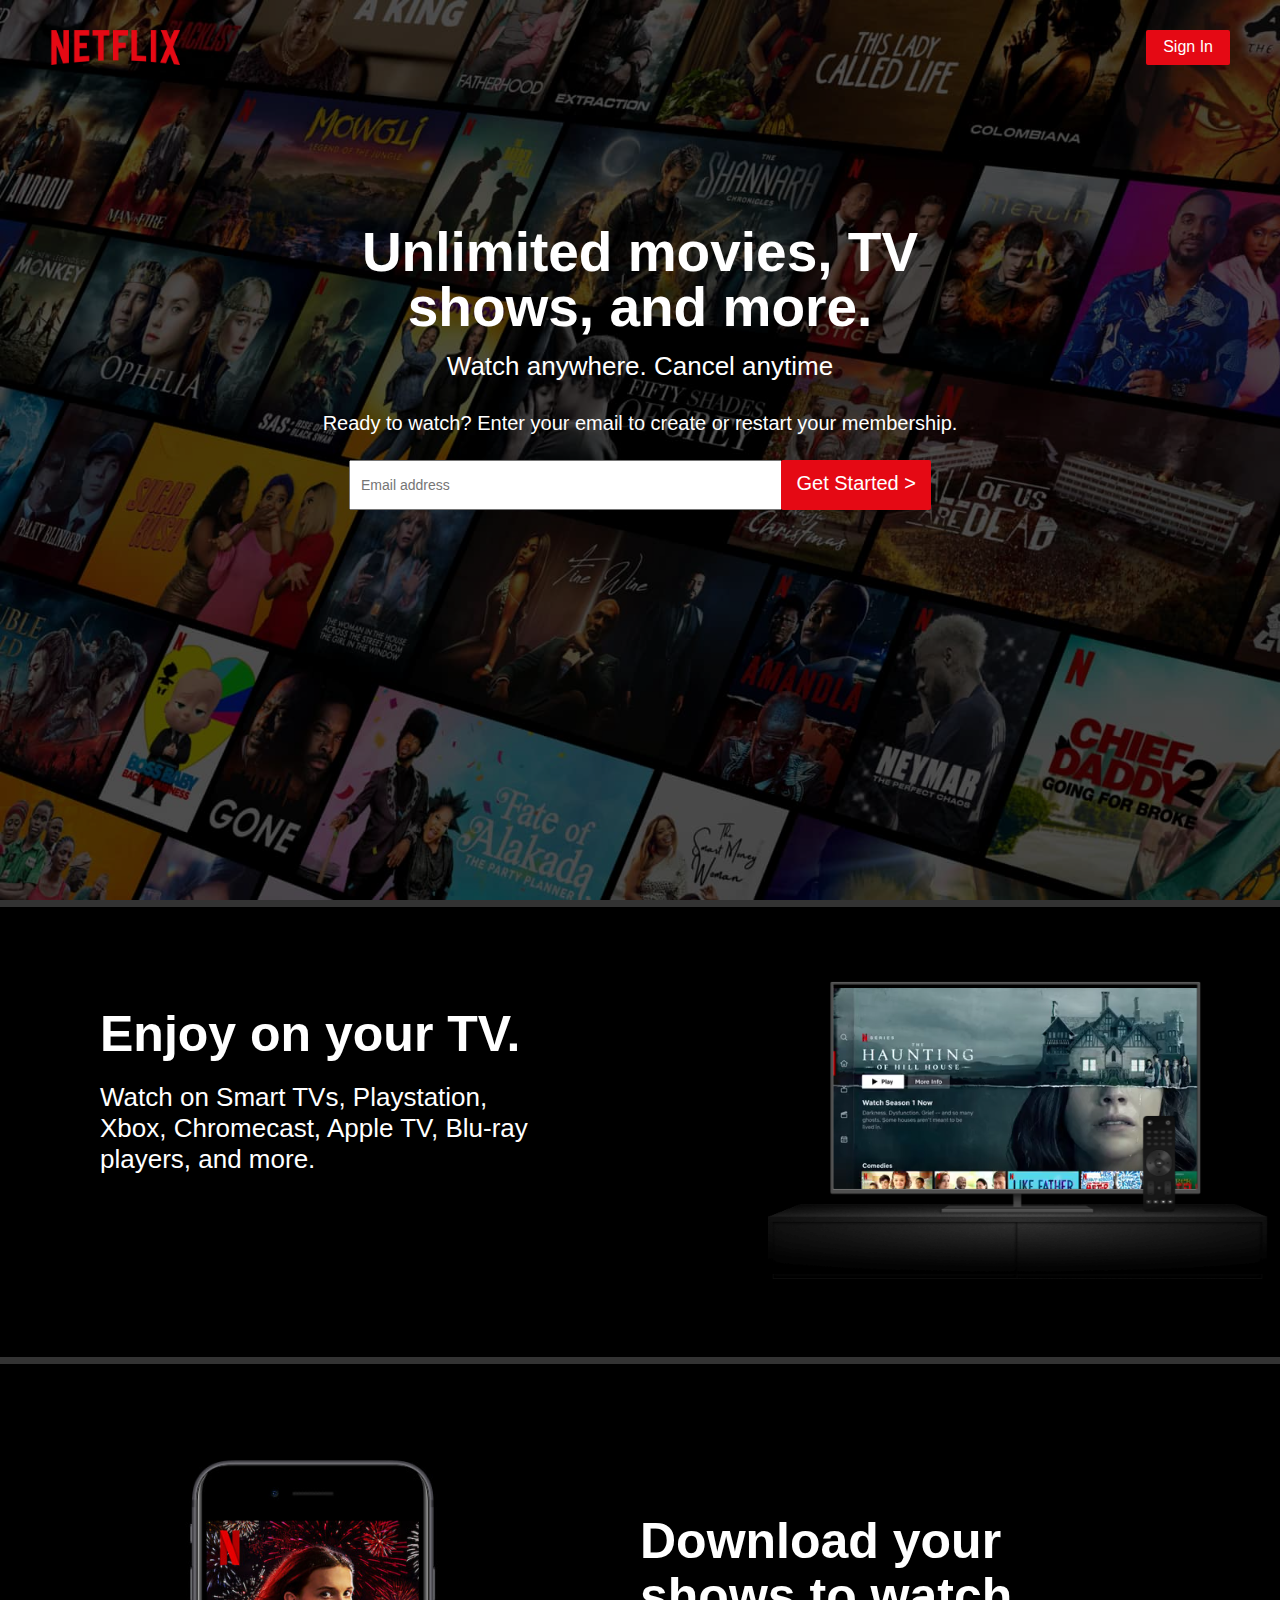
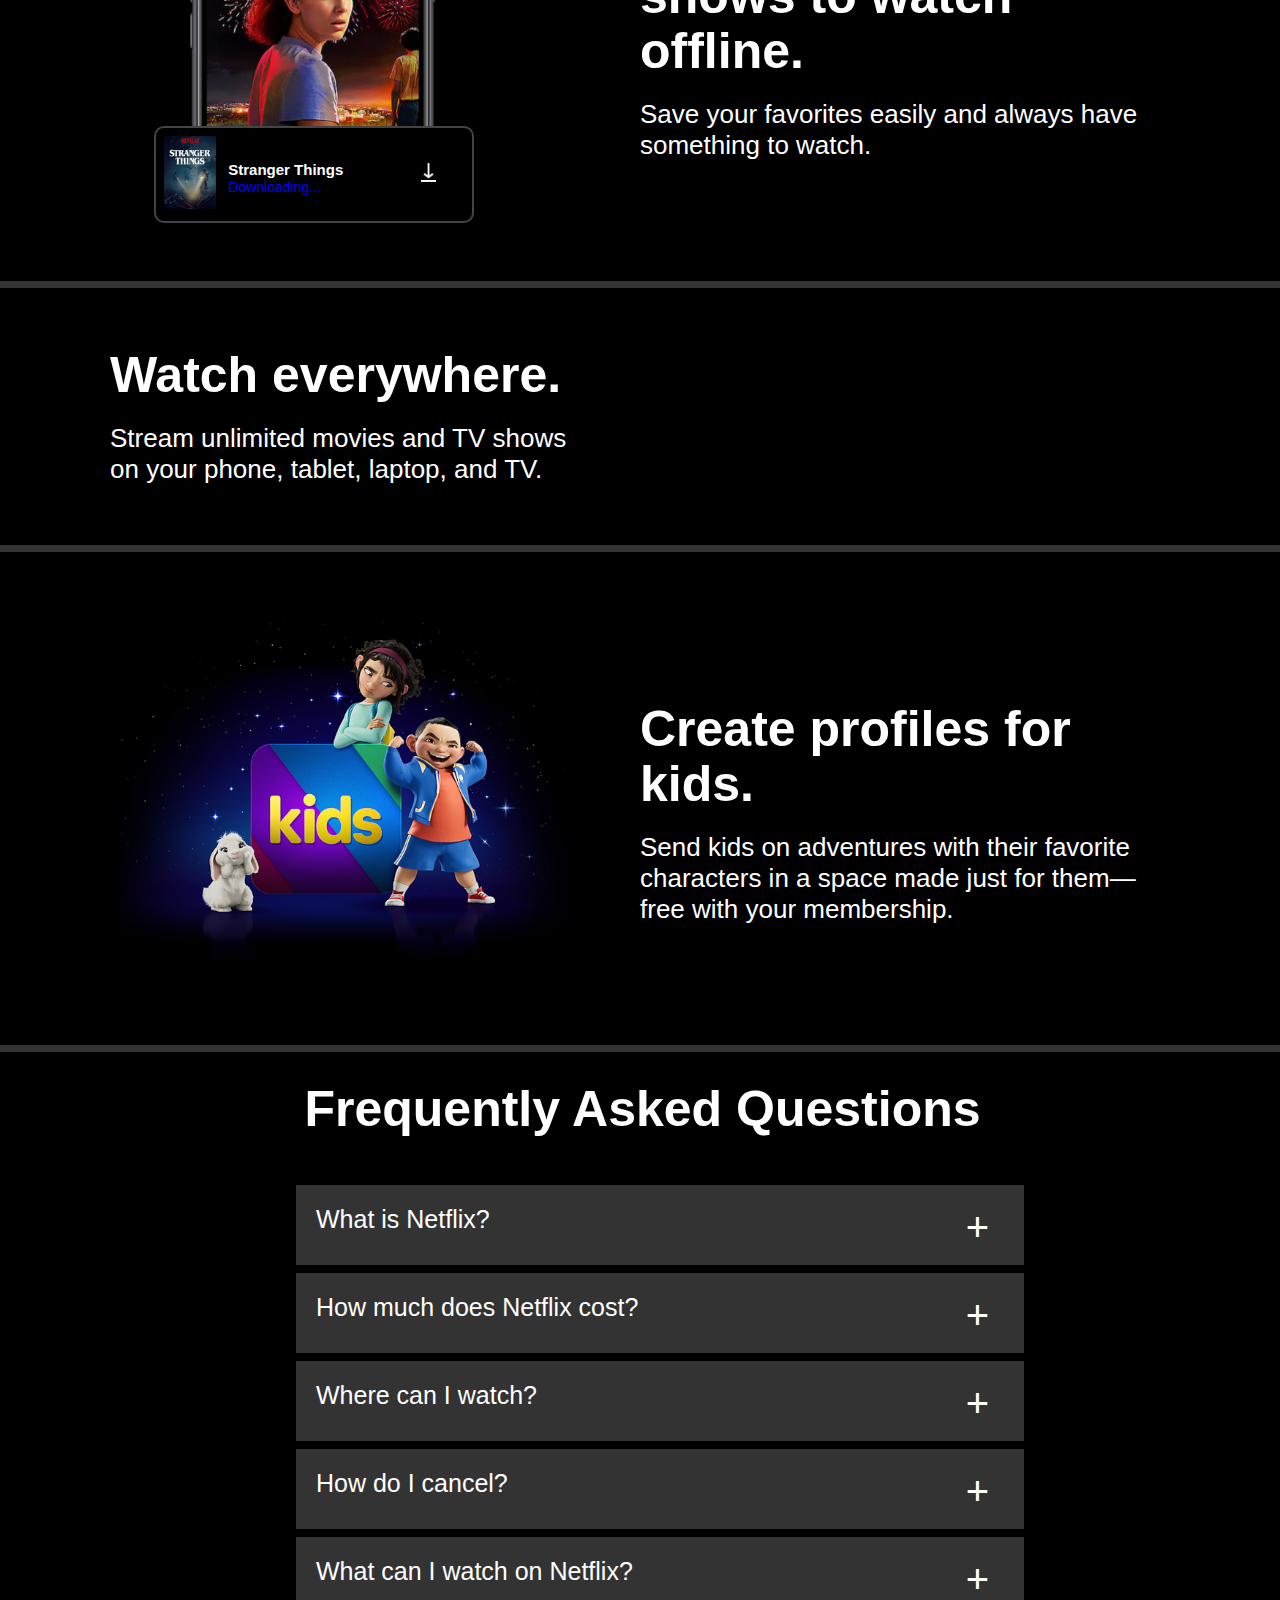
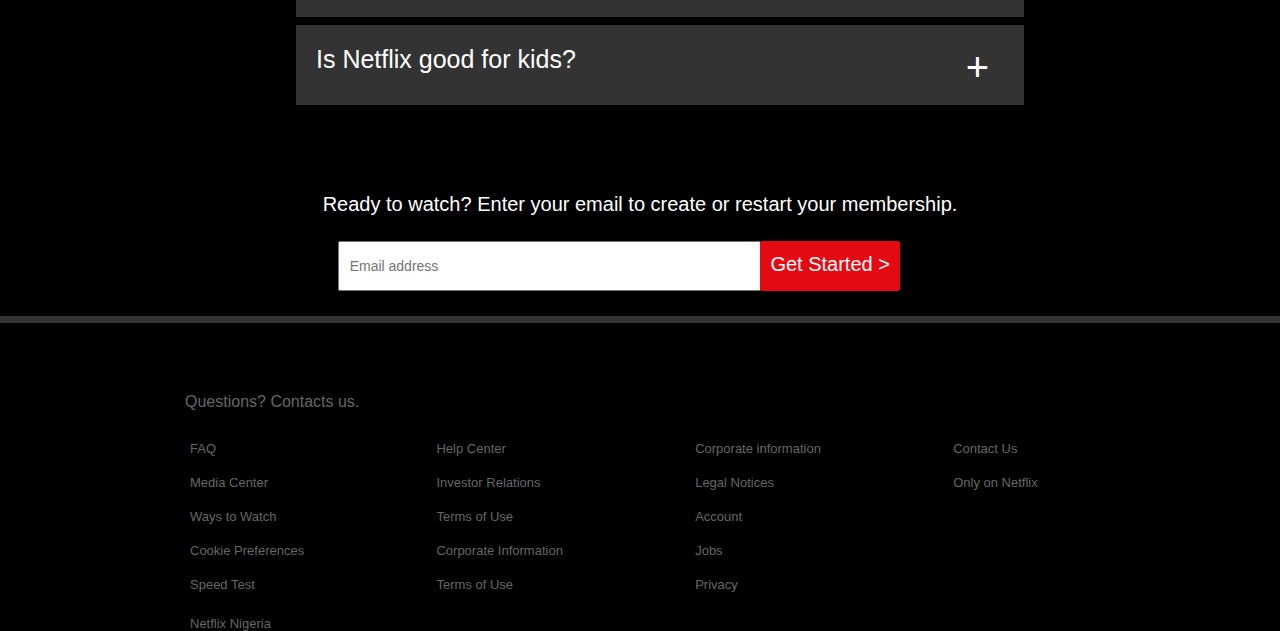
<file: index.html>
<!DOCTYPE html>
<html lang="en">
<head>
   <meta charset="UTF-8">
    <meta http-equiv="X-UA-Compatible" content="IE=edge">
    <meta name="viewport" content="width=device-width, initial-scale=1.0"> 
   <link rel="icon" type="image/png" href="./img/netflix logo.png"/>
   <link rel="stylesheet" href="./css/style1.css">
    <title>Netflix Nigeria - Watch TV Shows Online, Watch Movies Online</title>
</head>
<body>
    <main>
        <div class="background-image">
            <div class="background-color">
                <nav id="nav-bar">
                    <img src="./img/logo_2.png" alt="">
                    <button class="btn"><a>Sign In</a></button>
                </nav>
                <Section id="hero-container"> 
                    <div id="hero">
                        <h1>Unlimited movies, TV shows, and more.</h1>
                        <h2>Watch anywhere. Cancel anytime</h2>
                        <h3>Ready to watch? Enter your email to create or restart your membership.</h3>
                        <div class="form">
                            <form action="">
                                <input class="email" type="text" placeholder="Email address">
                                <button class="btn">Get Started > </button>
                            </form>
                        </div>
                    </div>
                </Section>
        </div>
    </div>
    <hr class="hr-line">
        <section id="enjoy" class="background">
            <div class="enjoy-text flex-items">
                <h1>Enjoy on your TV.</h1>
                <h2>Watch on Smart TVs, Playstation, Xbox, Chromecast, Apple TV, Blu-ray players, and more.</h2>
            </div>
            <div id="enjoy-media" class="flex-items">
               <!-- <div> -->
                    <div class="image-div">
                        <img src="./img/tv.png" alt="">
                    </div>
                    <div class="video-div">
                        <video autoplay muted width="390px" loop>
                            <source src="./video/video-tv-0819.m4v" type="">
                        </video>
                    </div>
               <!-- </div> -->
            </div>
        </section>
        
    <hr class="hr-line">
        <section id="download" class="background">
            <div class="flex-items text">
                <h1>Download your shows to watch offline.</h1>
                <h2>Save your favorites easily and always have something to watch.</h2>
            </div>
            <div class="flex-items download-media">
                <div class="strange-image1">
                    <img src="./img/stranger things.jpg" alt="">
                </div>
                    <div class="gif-box">
                    <div class="gif-image">
                        <img src="./img/boxshot.png" alt="">
                    </div>
                    
                    <div class="gif-text">
                        <p class="p1">Stranger Things</p>
                        <p>
                            <span class="downloading-text "> Downloading...</span></p>
                    </div>

                    <div class="gif ">
                        <img src="./img/download-icon.gif" alt="">
                    </div>
                </div>
            </div>
        </section>
        <hr class="hr-line">
        <section id="watch" class="background">
            <div class="watch-div">
            <h1>Watch everywhere.</h1>
            <h2>Stream unlimited movies and TV shows on your phone, tablet, laptop, and TV.</h2>
            </div>
        </section>
        <hr class="hr-line">
        <section id="kids" class="background">
            <div class="flex-items kids-img">
                <img  src="./img/kids.png" alt="">
            </div>
            <div class="flex-items text">
                <h1>Create profiles for kids.</h1>
                <h2>Send kids on adventures with their favorite characters in a space made just for them—free with your membership.</h2>
            </div>
            
        </section>
        <hr class="hr-line">
        <section id="FAQ" class="background">
            <div>
                <h1>Frequently Asked Questions</h1>
            </div>
            <div class="FAQ-list">
                <ul>
                    <li class="list-items">What is Netflix? <span class="list-dropdown">+</span></li> 
                    <li class="list-items">How much does Netflix cost? <span class="list-dropdown">+</span></li>
                    <li class="list-items">Where can I watch? <span class="list-dropdown">+</span></li>
                    <li class="list-items">How do I cancel? <span class="list-dropdown">+</span></li>
                    <li class="list-items">What can I watch on Netflix? <span class="list-dropdown">+</span></li>
                    <li class="list-items">Is Netflix good for kids? <span class="list-dropdown">+</span></li>
                </ul>
            </div>
            <div>
                <h3>Ready to watch? Enter your email to create or restart your membership.</h3>
                <div>
                    <form action="">
                        <input class="email" type="text" placeholder="Email address">
                        <button class="btn">Get Started > </button>
                    </form>
                </div> 
            </div>
        </section>
        <hr class="hr-line">
    </main>
    <footer class="background">
        <div class="footer-text">
            <p><a href="">Questions? Contacts us.</a></p>
        </div>
        <div >
            <ul class="footer-list">
                <li><a href="">FAQ</a></li>
                <li><a href="">Media Center</a></li>
                <li><a href="">Ways to Watch</a></li>
                <li><a href="">Cookie Preferences</a></li>
                <li><a href="">Speed Test</a></li>
                <li><a href="">Help Center</a></li>
                <li><a href="">Investor Relations</a></li>
                <li><a href="">Terms of Use</a></li>
                <li><a href="">Corporate Information</a></li> 
                <li><a href="">Terms of Use</a></li>
                <li><a href="">Corporate information</a></li>
                <li><a href="">Legal Notices</a></li>
                <li><a href="">Account</a></li>
                <li><a href="">Jobs</a></li>
                <li><a href="">Privacy</a></li>
                <li><a href="">Contact Us</a></li>
                <li><a href="">Only on Netflix</a></li>
            </ul>
        </div>
        <div class="copyright-text">
            <p> Netflix Nigeria</p>
        </div>
    </footer>
</body>
</html>
</file>
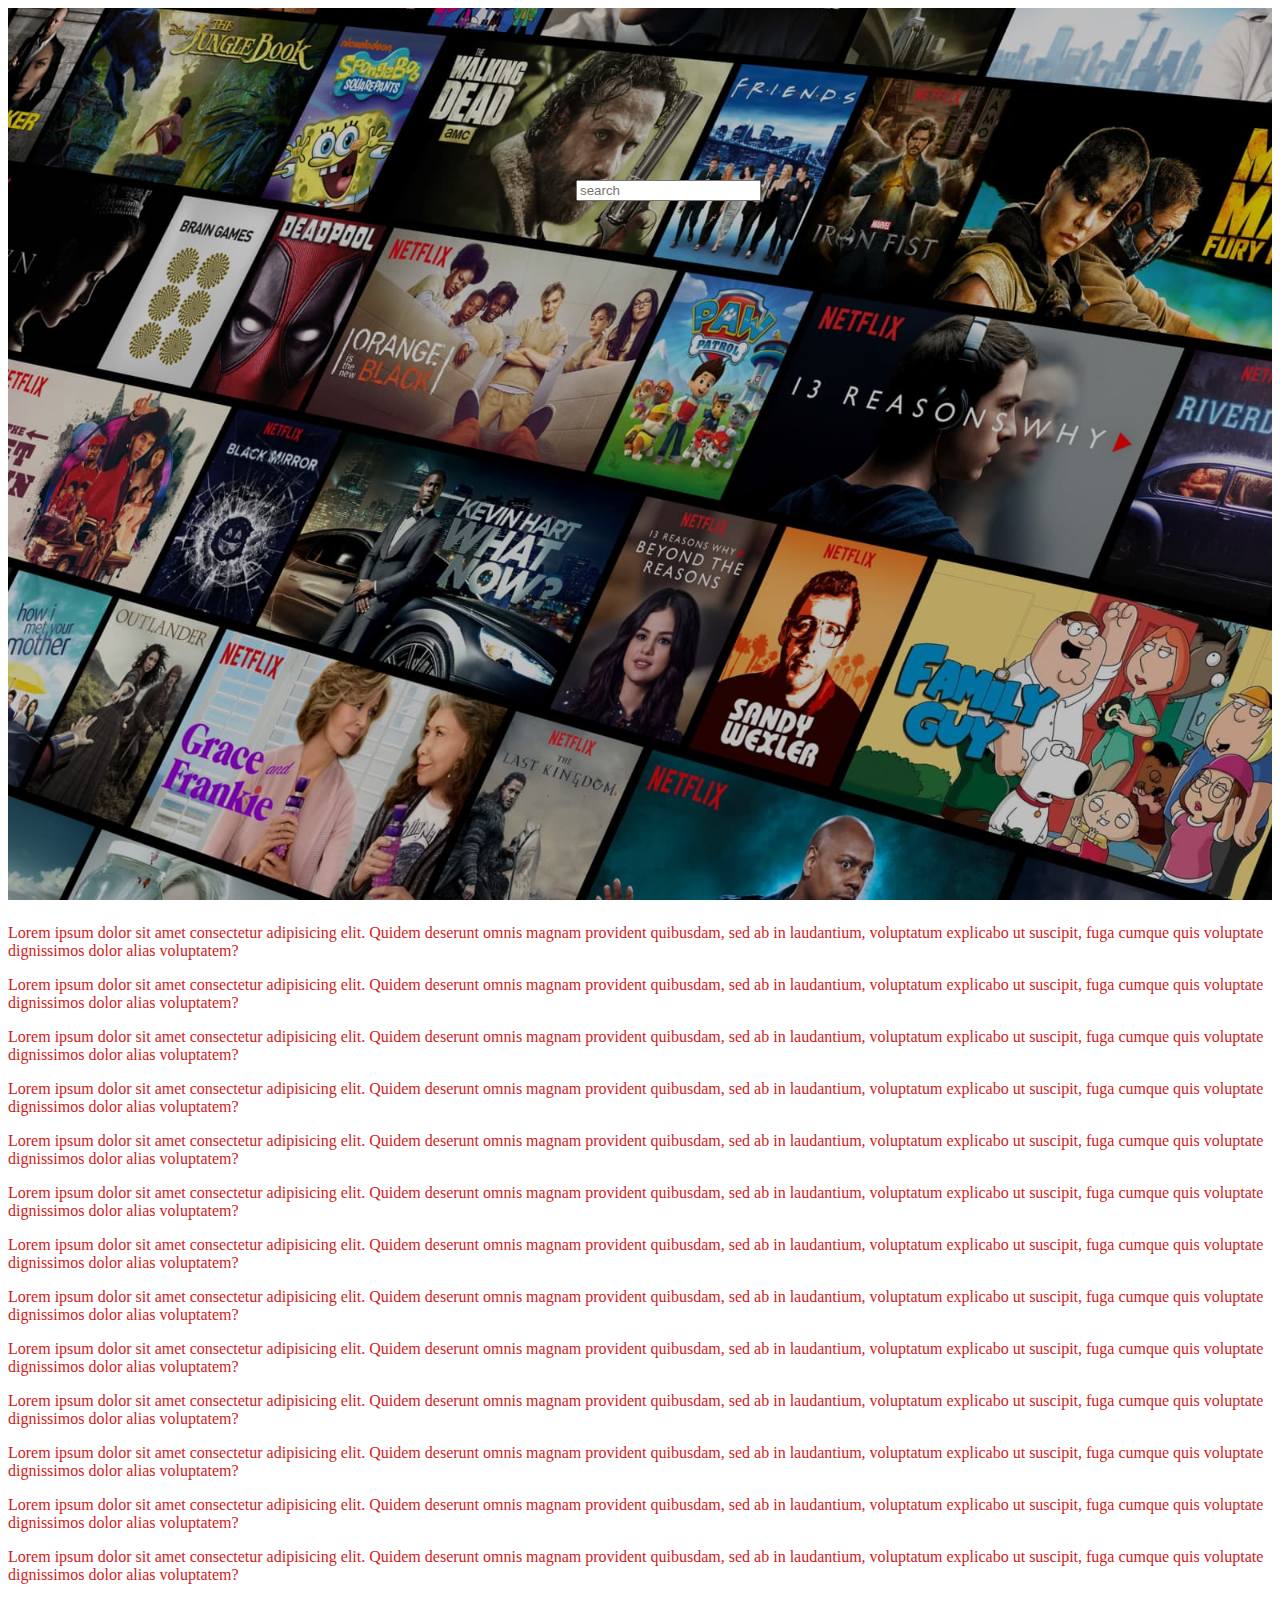
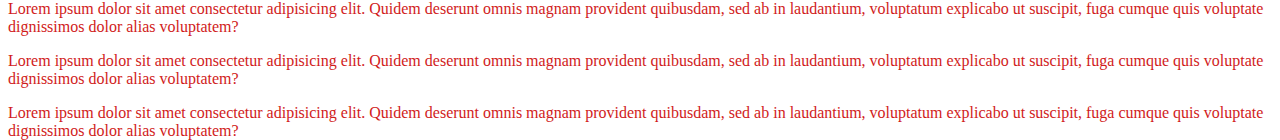
<file: background.html>
<!DOCTYPE html>
<html lang="en">
<head>
    <meta charset="UTF-8">
    <meta name="viewport" content="width=device-width, initial-scale=1.0">
    <meta http-equiv="X-UA-Compatible" content="ie=edge">
    <title>Document</title>
    <link rel="stylesheet" href="./css/style.css">
</head>
<body>
    <div class="background-image"></div>
    <form action="">
            <input type="text" name="" id="" placeholder="search">
    </form>
    <p>
        Lorem ipsum dolor sit amet consectetur adipisicing elit. Quidem deserunt omnis magnam provident quibusdam, sed ab in laudantium, voluptatum explicabo ut suscipit, fuga cumque quis voluptate dignissimos dolor alias voluptatem?
    </p>
    <p>
        Lorem ipsum dolor sit amet consectetur adipisicing elit. Quidem deserunt omnis magnam provident quibusdam, sed ab in laudantium, voluptatum explicabo ut suscipit, fuga cumque quis voluptate dignissimos dolor alias voluptatem?
    </p>
    <p>
        Lorem ipsum dolor sit amet consectetur adipisicing elit. Quidem deserunt omnis magnam provident quibusdam, sed ab in laudantium, voluptatum explicabo ut suscipit, fuga cumque quis voluptate dignissimos dolor alias voluptatem?
    </p>
    <p>
        Lorem ipsum dolor sit amet consectetur adipisicing elit. Quidem deserunt omnis magnam provident quibusdam, sed ab in laudantium, voluptatum explicabo ut suscipit, fuga cumque quis voluptate dignissimos dolor alias voluptatem?
    </p>
    <p>
        Lorem ipsum dolor sit amet consectetur adipisicing elit. Quidem deserunt omnis magnam provident quibusdam, sed ab in laudantium, voluptatum explicabo ut suscipit, fuga cumque quis voluptate dignissimos dolor alias voluptatem?
    </p>
    <p>
        Lorem ipsum dolor sit amet consectetur adipisicing elit. Quidem deserunt omnis magnam provident quibusdam, sed ab in laudantium, voluptatum explicabo ut suscipit, fuga cumque quis voluptate dignissimos dolor alias voluptatem?
    </p>
    <p>
        Lorem ipsum dolor sit amet consectetur adipisicing elit. Quidem deserunt omnis magnam provident quibusdam, sed ab in laudantium, voluptatum explicabo ut suscipit, fuga cumque quis voluptate dignissimos dolor alias voluptatem?
    </p>
    <p>
        Lorem ipsum dolor sit amet consectetur adipisicing elit. Quidem deserunt omnis magnam provident quibusdam, sed ab in laudantium, voluptatum explicabo ut suscipit, fuga cumque quis voluptate dignissimos dolor alias voluptatem?
    </p>
    <p>
        Lorem ipsum dolor sit amet consectetur adipisicing elit. Quidem deserunt omnis magnam provident quibusdam, sed ab in laudantium, voluptatum explicabo ut suscipit, fuga cumque quis voluptate dignissimos dolor alias voluptatem?
    </p>
    <p>
        Lorem ipsum dolor sit amet consectetur adipisicing elit. Quidem deserunt omnis magnam provident quibusdam, sed ab in laudantium, voluptatum explicabo ut suscipit, fuga cumque quis voluptate dignissimos dolor alias voluptatem?
    </p>
    <p>
        Lorem ipsum dolor sit amet consectetur adipisicing elit. Quidem deserunt omnis magnam provident quibusdam, sed ab in laudantium, voluptatum explicabo ut suscipit, fuga cumque quis voluptate dignissimos dolor alias voluptatem?
    </p>
    <p>
        Lorem ipsum dolor sit amet consectetur adipisicing elit. Quidem deserunt omnis magnam provident quibusdam, sed ab in laudantium, voluptatum explicabo ut suscipit, fuga cumque quis voluptate dignissimos dolor alias voluptatem?
    </p>
    <p>
        Lorem ipsum dolor sit amet consectetur adipisicing elit. Quidem deserunt omnis magnam provident quibusdam, sed ab in laudantium, voluptatum explicabo ut suscipit, fuga cumque quis voluptate dignissimos dolor alias voluptatem?
    </p>
    <p>
        Lorem ipsum dolor sit amet consectetur adipisicing elit. Quidem deserunt omnis magnam provident quibusdam, sed ab in laudantium, voluptatum explicabo ut suscipit, fuga cumque quis voluptate dignissimos dolor alias voluptatem?
    </p>
    <p>
        Lorem ipsum dolor sit amet consectetur adipisicing elit. Quidem deserunt omnis magnam provident quibusdam, sed ab in laudantium, voluptatum explicabo ut suscipit, fuga cumque quis voluptate dignissimos dolor alias voluptatem?
    </p>
    <p>
        Lorem ipsum dolor sit amet consectetur adipisicing elit. Quidem deserunt omnis magnam provident quibusdam, sed ab in laudantium, voluptatum explicabo ut suscipit, fuga cumque quis voluptate dignissimos dolor alias voluptatem?
    </p>
</body>
</html>
</file>
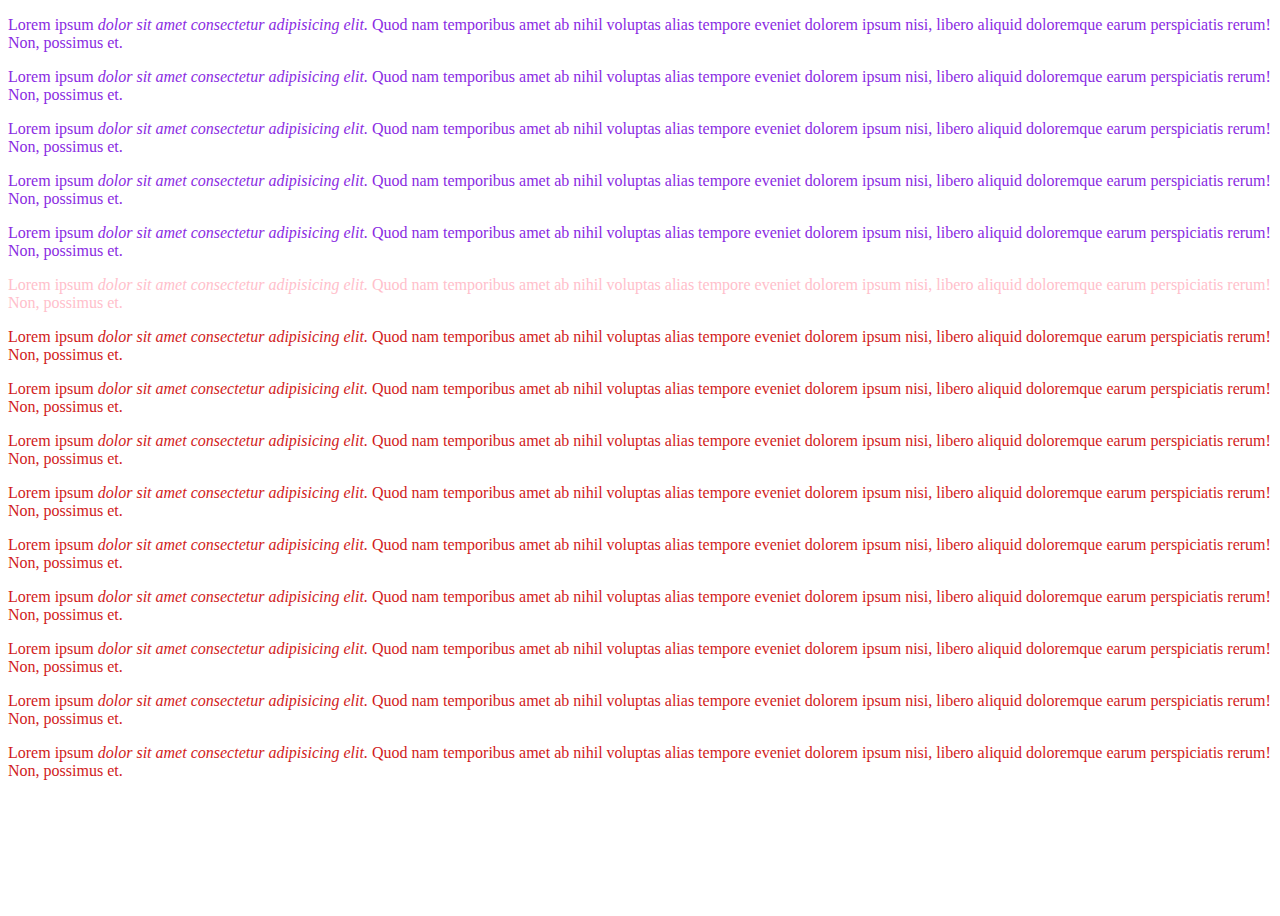
<file: css.html>
<!DOCTYPE html>
<html lang="en">
<head>
    <meta charset="UTF-8">
    <meta name="viewport" content="width=device-width, initial-scale=1.0">
    <meta http-equiv="X-UA-Compatible" content="ie=edge">
    <title>Document</title>
    <link rel="stylesheet" href="./css/style.css">
</head>
<body></body>
    <p class="color">Lorem ipsum <em> dolor sit amet consectetur adipisicing elit.</em> Quod nam temporibus amet ab nihil voluptas alias tempore eveniet dolorem ipsum nisi, libero aliquid doloremque earum perspiciatis rerum! Non, possimus et.</p>
    <p class="color">Lorem ipsum <em> dolor sit amet consectetur adipisicing elit.</em> Quod nam temporibus amet ab nihil voluptas alias tempore eveniet dolorem ipsum nisi, libero aliquid doloremque earum perspiciatis rerum! Non, possimus et.</p>   
     <p class="color">Lorem ipsum <em> dolor sit amet consectetur adipisicing elit.</em> Quod nam temporibus amet ab nihil voluptas alias tempore eveniet dolorem ipsum nisi, libero aliquid doloremque earum perspiciatis rerum! Non, possimus et.</p>    
     <p class="color">Lorem ipsum <em> dolor sit amet consectetur adipisicing elit.</em> Quod nam temporibus amet ab nihil voluptas alias tempore eveniet dolorem ipsum nisi, libero aliquid doloremque earum perspiciatis rerum! Non, possimus et.</p>  
     <p class="color">Lorem ipsum <em> dolor sit amet consectetur adipisicing elit.</em> Quod nam temporibus amet ab nihil voluptas alias tempore eveniet dolorem ipsum nisi, libero aliquid doloremque earum perspiciatis rerum! Non, possimus et.</p>  
       <p id="para">Lorem ipsum <em> dolor sit amet consectetur adipisicing elit.</em> Quod nam temporibus amet ab nihil voluptas alias tempore eveniet dolorem ipsum nisi, libero aliquid doloremque earum perspiciatis rerum! Non, possimus et.</p>  
         <p>Lorem ipsum <em> dolor sit amet consectetur adipisicing elit.</em> Quod nam temporibus amet ab nihil voluptas alias tempore eveniet dolorem ipsum nisi, libero aliquid doloremque earum perspiciatis rerum! Non, possimus et.</p>   
          <p>Lorem ipsum <em> dolor sit amet consectetur adipisicing elit.</em> Quod nam temporibus amet ab nihil voluptas alias tempore eveniet dolorem ipsum nisi, libero aliquid doloremque earum perspiciatis rerum! Non, possimus et.</p>   
           <p>Lorem ipsum <em> dolor sit amet consectetur adipisicing elit.</em> Quod nam temporibus amet ab nihil voluptas alias tempore eveniet dolorem ipsum nisi, libero aliquid doloremque earum perspiciatis rerum! Non, possimus et.</p>   
            <p>Lorem ipsum <em> dolor sit amet consectetur adipisicing elit.</em> Quod nam temporibus amet ab nihil voluptas alias tempore eveniet dolorem ipsum nisi, libero aliquid doloremque earum perspiciatis rerum! Non, possimus et.</p>   
             <p>Lorem ipsum <em> dolor sit amet consectetur adipisicing elit.</em> Quod nam temporibus amet ab nihil voluptas alias tempore eveniet dolorem ipsum nisi, libero aliquid doloremque earum perspiciatis rerum! Non, possimus et.</p>  
             <p>Lorem ipsum <em> dolor sit amet consectetur adipisicing elit.</em> Quod nam temporibus amet ab nihil voluptas alias tempore eveniet dolorem ipsum nisi, libero aliquid doloremque earum perspiciatis rerum! Non, possimus et.</p>  
             <p>Lorem ipsum <em> dolor sit amet consectetur adipisicing elit.</em> Quod nam temporibus amet ab nihil voluptas alias tempore eveniet dolorem ipsum nisi, libero aliquid doloremque earum perspiciatis rerum! Non, possimus et.</p>   
              <p>Lorem ipsum <em> dolor sit amet consectetur adipisicing elit.</em> Quod nam temporibus amet ab nihil voluptas alias tempore eveniet dolorem ipsum nisi, libero aliquid doloremque earum perspiciatis rerum! Non, possimus et.</p>   
               <p>Lorem ipsum <em> dolor sit amet consectetur adipisicing elit.</em> Quod nam temporibus amet ab nihil voluptas alias tempore eveniet dolorem ipsum nisi, libero aliquid doloremque earum perspiciatis rerum! Non, possimus et.</p>
</body>
</html>
</file>
<file: css/style1.css>
* {
    box-sizing: border-box;
    margin: 0;
}
html, body {
    height: 100%;
    color: white;
    font-family:"Netflix Sans", "Helvetica Neue", Helvetica, Arial, sans-serif;
   
}

.background-image {
    background: url(../img/background.jpg);
    background-size: cover;
    height: 100vh;
   
   }
.background-color {
    background-color: rgba(0, 0, 0, 0.6);
    height: 100vh;
   }
.hr-line {
    background-color: #333;
    height: 7px;
    border: none;
}
.btn {
    background-color: rgb(229, 9, 20);
    text-decoration: none solid rgb(255, 255, 255);
    padding: 7px 17px;
    border: none;
    border-radius: 2px;
    color: white;
    margin: 0px;
}

h1 {
    font-size: 50px;
    line-height: 55px;
    font-weight: 700;
    margin-bottom: 20px;}

h2 {
        font-size: 26px;
        font-weight: 400;
        }

h3 {
        font-size: 20px;
        font-weight: 400;
        margin-top: 30px;
        }

.background {
    background-color: rgb(0, 0, 0);
        }
#nav-bar {
    display: flex;
    flex-direction: row;
    justify-content: space-between;
    padding: 30px 50px;
    
}

#nav-bar img {
    width:130px;
    }

#nav-bar a {
    text-decoration: none;
    font-size: 1.2em;
}
/* Section Hero */
#hero-container {
    /* position: absolute;
    top: 7%;
    display: flex;
    flex-direction: column;
    align-items: center;
    justify-content: center; */
    text-align: center;
    height: 100vh;
    
}

#hero {
    padding-top: 130px;
    width: 70%;
    margin: auto;
}
#hero h1 {
    font-size: 55px;
    line-height: 55px;
    font-weight: 700;
    margin: 0px 155px;
}

#hero h2 {
    font-size: 26px;
    font-weight: 400;
    margin: 16px 155px;
}

/* #hero h3 {
    font-size: 22px;
    font-weight: 400;
    margin:0px 122.828px;
padding:0px 47.5px 20px;
} */

#hero form {
    padding: 15px 15px;
    font-size: 16px;
  }

  
.email {
    width: 50%;
    margin: 10px 0px;
    padding: 15px 10px;
    font-size: 14px;
}

#hero button {
    /* position: absolute;
    top: 73%; */
    padding: 12px 15px 15px 15px;
    margin-left: -5px;
    /* margin-top: 17px; */
    font-size: 20px;
    font-weight: 400;
}

/* Section Enjoy */
#enjoy {
    height: 450px;
     display: flex;
    flex-direction: row;
    flex-flow: wrap;
    }

    .flex-items{
        width: 50%;
    }

    #enjoy-media{
        position: relative;
        
    }

    .image-div{
        position: absolute;
        left: 20%;
        width: 100%;
        z-index: 1;
    }
    .image-div img {
        width: 78%;
    }
    .video-div{
        position: absolute;
        top: 18%;
        left: 27%;
        margin-left: 20px;
    }
    .enjoy-text { 
    padding: 100px;
    } 

/* download section */

#download {
    display: flex;
    flex-direction: row-reverse;
}

.download-media {
        position: relative;
}

.strange-image1 {
    position: absolute;
    top: 7%;
    left: 7%;
}

.gif-box {
    display: flex;
    flex-direction: row;
    flex-wrap: wrap;
    justify-content: space-between;
    position: absolute;
    top: 70%;
    left: 24%;
    width: 50%;
    border: 2px solid #444;
    border-radius: 10px;
    background: #000;
}
.gif-image {
    padding: 8px;
}

.gif-image img{
    width: 35%;
}
.strange-image1 img {
    width: 90%;
}

.gif-text {
    position: absolute;
    left: 23%;
    top: 35%;
    font-size: 15px;
    }

.gif-text .p1 {
    font-weight:bold;
}

.gif-text .downloading-text {
    color: blue;
    font-size: 14px;
}
.gif {
    margin-right: -12px;
    width: 25%;
    align-self: center;
    align-content: flex-end;
   }
.gif img {
    width: 60%;
}
/* watch section */
#watch {
    padding: 60px 110px;
}
.watch-div {
    width: 45%;
}

/* kids section */
#kids {
    display: flex;
    flex-direction:row;
    flex-flow: wrap;
    }

    .text {
        padding-left: 0px;
        padding-top: 150px;
        padding-bottom: 120px;
        padding-right: 120px;

    }
    .kids-img {
        padding-left: 120px;
        padding-top: 60px;
        padding-bottom: 60px;
    }
    .kids-img img{
        width: 90%;
    }

/* FAQ section */
#FAQ {
display: flex;
flex-direction: column;
align-items: center;
}

#FAQ h1 {
    margin: 30px 0px 40px 5px;
}

.FAQ-list {
    width: 60%;
    margin-bottom: 50px;
}

form {
    margin-top:0px;
    padding: 15px 15px;
    font-size: 16px;
  }

  
#FAQ .email {
    width: 70%;
    margin: 10px 0px;
    padding: 15px 10px;
    font-size: 14px;
}

#FAQ button {
    /* position: absolute;
    top: 73%; */
    padding: 12px 10px 15px 10px;
    margin-left: -5px;
    /* margin-top: 17px; */
    font-size: 20px;
    font-weight: 400;
}

#FAQ .list-items {
    display: flex;
    justify-content: space-between;
    list-style: none;
    padding: 20px 20px 15px 20px;
    background: #333;
    margin: 8px 0;
    font-size: 25px;
}

.list-dropdown {
    font-size: 40px;
    margin-right: 15px;
}

.hidden-text {
    display: none;
}

.list-dropdown:hover .hidden-text {
    display: block;
}

/* footer section */
footer {
    padding-top: 70px;

}

footer a{
    text-decoration: none;
    color: #666;
}

.footer-text {
    margin: 0px 0px 20px 185px;
    font-weight: 500;
}

.footer-list {
    display: flex;
    /* grid-template-columns: 50px 50px 50px; */
    flex-direction: column;
    flex-wrap: wrap;
    height: 175px;
    margin: 0px 130px;
    /* overflow: hidden; */
}

.footer-list li {
    list-style: none;
    margin: 8px 20px;
}

.footer-list a {
    font-size: 13px;
}

.copyright-text {
    font-size: 13px;
    margin: 10px 0px 0px 190px;
    color: #666;
}
</file>
<file: css/style.css>
/* body {
    background-color: black;
} */
html, body {
    height: 100%;
}
p {
    color: rgb(209, 27, 27);

}

li {
    list-style: none;
    color: azure;
}
#para {
    color: pink;
}
.color {
color: blueviolet;
}

.background-image {
    background: url(../img/Netflix-Background.jpg);
    background-size: cover;
    height: 100vh;
    background-attachment: fixed;
}

form {
    position: absolute;
    top: 20%;
    left: 45%;

}
</file>
